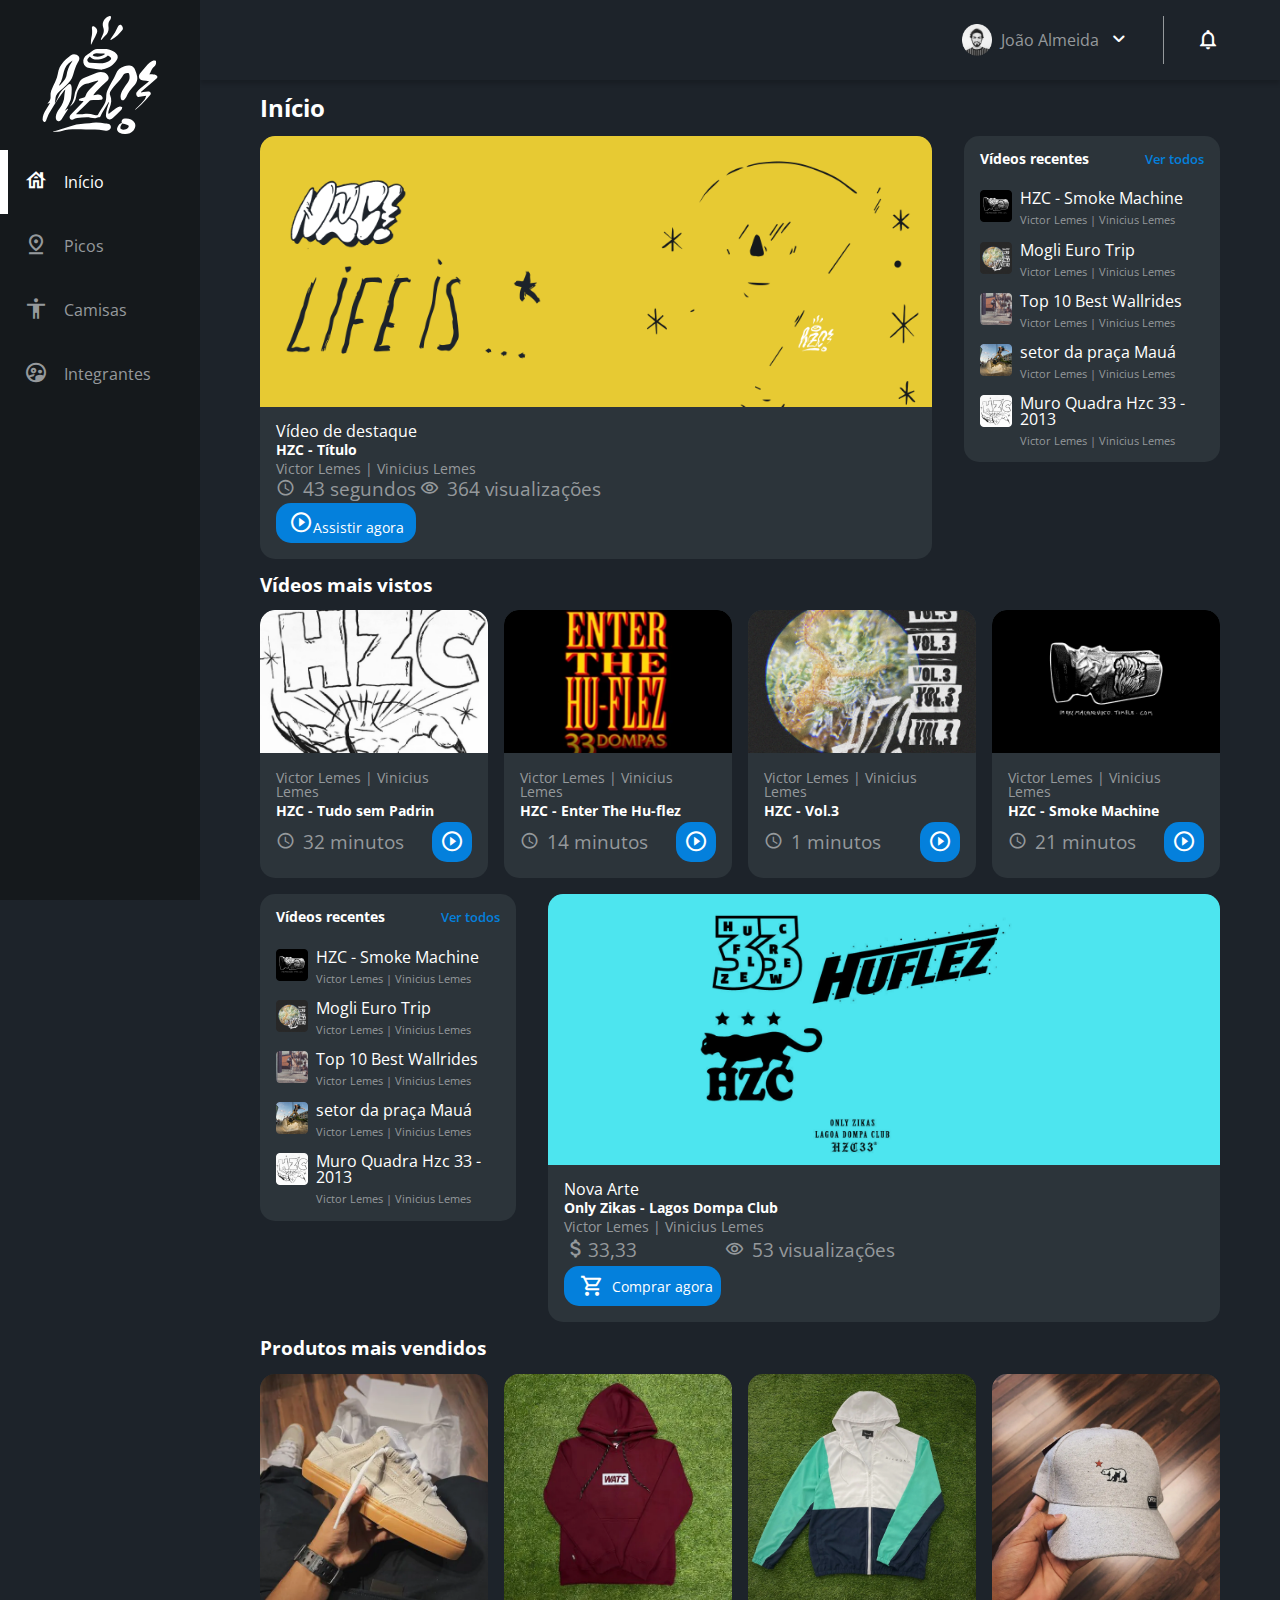
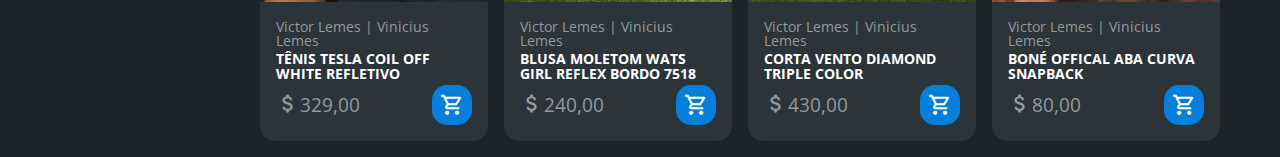
<file: index.html>
<!DOCTYPE html>
<html lang="pt-br">
<head>
    <meta charset="UTF-8">
    <meta http-equiv="X-UA-Compatible" content="IE=edge">
    <meta name="viewport" content="width=device-width, initial-scale=1.0">
    <title>HZC | Home</title>
    <link rel="icon" href="assets/img/logo.ico">
    <link rel="preconnect" href="https://fonts.googleapis.com">
    <link rel="preconnect" href="https://fonts.gstatic.com" crossorigin>
    <link rel="stylesheet" href="https://fonts.googleapis.com/css2?family=Open+Sans:wght@400;600;700&display=swap">
    <link rel="stylesheet" href="assets/css/reset.css">
    <link rel="stylesheet" href="assets/css/estilo.css">
</head>
<body>
    <header class="cabecalho">
        <button class="cabecalho__menu" aria-label="Menu"><i></i></button>
        <img src="assets/img/logo.svg" alt="Logotipo da HZC" class="cabecalho__logo">
        <p class="cabecalho__perfil">João Almeida</p>
        <button class="cabecalho__noficacao" aria-label="Notificação"><i></i></button>
    </header>
    <nav class="menu-lateral menu-lateral--ativo">
        <img src="assets/img/logo.svg" alt="Logotipo da HZC" class="menu-lateral__logo">
        <a href="index.html" class="menu-lateral__link menu-lateral__link--inicio menu-lateral__link--ativo">Início</a>
        <a href="picos.html" class="menu-lateral__link menu-lateral__link--picos ">Picos</a>
        <a href="camisa.html" class="menu-lateral__link menu-lateral__link--camisas">Camisas</a>
        <a href="integrantes.html" class="menu-lateral__link menu-lateral__link--integrantes">Integrantes</a>
    </nav>
    <main class="principal">
        <h2 class="titulo-pagina">Início</h2>
        <article class="cartao cartao--destaque destaque-video">
            <img src="assets/img/banner-mobile_1.png" alt="Banner do cartao" class="cartao__imagem cartao__imagem--mobile">
            <img src="assets/img/banner_1.png" alt="Banner do cartao" class="cartao__imagem cartao__imagem--desktop">
            <div class="cartao__conteudo">
                <p class="cartao__destaque">Vídeo de destaque</p>
                <h3 class="cartao__titulo">HZC - Título</h3>
                <p class="cartao__perfil">Victor Lemes | Vinicius Lemes</p>
                <p class="cartao__info cartao__info--tempo"> 43 segundos</p>
                <p class="cartao__info cartao__info--visualizacao">364 visualizações</p>
                <button class="cartao__botao cartao__botao--destaque"><a href="https://youtu.be/BgrIqD7ETVg"
                class="cartao__botao--play ">Assistir agora</a></button>
            </div>
        </article>
        <article class="cartao cartao--recentes videos-recentes">
            <h3 class="cartao__titulo">Vídeos recentes</h3>
            <a href="https://www.youtube.com/user/HZCRIO" class="cartao__link">Ver todos</a>
            <ul class="cartao__lista">
                <li class="cartao__item">
                    <img src="assets/img/miniatura_1.png" alt="Thumbnail" class="cartao__item-thumbnail">
                    <h4 class="cartao__item-titulo"><a href="https://youtu.be/AHEm8ou7O7c">HZC - Smoke Machine</a></h4>
                    <p class="cartao__item-perfil">Victor Lemes | Vinicius Lemes</p>
                </li>
                <li class="cartao__item">
                    <img src="assets/img/miniatura_2.png" alt="Thumbnail" class="cartao__item-thumbnail">
                    <h4 class="cartao__item-titulo"><a href="https://youtu.be/sS9i17mo9lw">Mogli Euro Trip</a></h4>
                    <p class="cartao__item-perfil">Victor Lemes | Vinicius Lemes</p>
                </li>
                <li class="cartao__item">
                    <img src="assets/img/miniatura_3.png" alt="Thumbnail" class="cartao__item-thumbnail">
                    <h4 class="cartao__item-titulo"><a href="https://youtu.be/ja1O8TUZELg">Top 10 Best Wallrides</a></h4>
                    <p class="cartao__item-perfil">Victor Lemes | Vinicius Lemes</p>
                </li>
                <li class="cartao__item">
                    <img src="assets/img/miniatura_4.png" alt="Thumbnail" class="cartao__item-thumbnail">
                    <h4 class="cartao__item-titulo"><a href="https://youtu.be/pm7dF2_WTR8">setor da praça Mauá</a></h4>
                    <p class="cartao__item-perfil">Victor Lemes | Vinicius Lemes</p>
                </li>
                <li class="cartao__item">
                    <img src="assets/img/miniatura_5.png" alt="Thumbnail" class="cartao__item-thumbnail">
                    <h4 class="cartao__item-titulo"><a href="https://youtu.be/kD5TdZ-M2Yo">Muro Quadra Hzc 33 - 2013</a></h4>
                    <p class="cartao__item-perfil">Victor Lemes | Vinicius Lemes</p>
                </li>
            </ul>
        </article>
        <section class="secao secao-videos">
            <h3 class="titulo-secao">Vídeos mais vistos</h3>
            <article class="cartao">
                <img src="assets/img/video_1.png" alt="Vídeo" class="cartao__imagem">
                <div class="cartao__conteudo">
                    <p class="cartao__perfil">Victor Lemes | Vinicius Lemes</p>
                    <h3 class="cartao__titulo">HZC - Tudo sem Padrin</h3>
                    <p class="cartao__info cartao__info--tempo">32 minutos</p>
                    <button class="cartao__botao " aria-label="Assistir agora">
                        <a href="https://youtu.be/kZD0rc398WM" class="cartao__botao--play"></a>
                    </button>
                </div>
            </article>
            <article class="cartao">
                <img src="assets/img/video_2.png" alt="Vídeo" class="cartao__imagem">
                <div class="cartao__conteudo">
                    <p class="cartao__perfil">Victor Lemes | Vinicius Lemes</p>
                    <h3 class="cartao__titulo">HZC - Enter The Hu-flez</h3>
                    <p class="cartao__info cartao__info--tempo">14 minutos</p>
                    <button class="cartao__botao" aria-label="Assistir agora">
                        <a href="https://youtu.be/H5PZ9P1hoAU" class="cartao__botao--play"></a>
                    </button>
                </div>
            </article>
            <article class="cartao">
                <img src="assets/img/video_3.png" alt="Vídeo" class="cartao__imagem">
                <div class="cartao__conteudo">
                    <p class="cartao__perfil">Victor Lemes | Vinicius Lemes</p>
                    <h3 class="cartao__titulo">HZC - Vol.3</h3>
                    <p class="cartao__info cartao__info--tempo">1 minutos</p>
                    <button class="cartao__botao" aria-label="Assistir agora">
                        <a href="https://youtu.be/esxd9-TmjoM" class="cartao__botao--play"></a>
                    </button>
                </div>
            </article>
            <article class="cartao">
                <img src="assets/img/video_4.png" alt="Vídeo" class="cartao__imagem">
                <div class="cartao__conteudo">
                    <p class="cartao__perfil">Victor Lemes | Vinicius Lemes</p>
                    <h3 class="cartao__titulo">HZC - Smoke Machine</h3>
                    <p class="cartao__info cartao__info--tempo">21 minutos</p>
                    <button class="cartao__botao" aria-label="Assistir agora">
                        <a href="https://youtu.be/AHEm8ou7O7c" class=" cartao__botao--play"></a>
                    </button>
                </div>
            </article>
        </section>
        <article class="cartao cartao--recentes produtos-recentes">
            <h3 class="cartao__titulo">Vídeos recentes</h3>
            <a href="https://www.youtube.com/user/HZCRIO" class="cartao__link">Ver todos</a>
            <ul class="cartao__lista">
                <li class="cartao__item">
                    <img src="assets/img/miniatura_1.png" alt="Thumbnail" class="cartao__item-thumbnail">
                    <h4 class="cartao__item-titulo"><a href="https://youtu.be/AHEm8ou7O7c">HZC - Smoke Machine</a></h4>
                    <p class="cartao__item-perfil">Victor Lemes | Vinicius Lemes</p>
                </li>
                <li class="cartao__item">
                    <img src="assets/img/miniatura_2.png" alt="Thumbnail" class="cartao__item-thumbnail">
                    <h4 class="cartao__item-titulo"><a href="https://youtu.be/sS9i17mo9lw">Mogli Euro Trip</a></h4>
                    <p class="cartao__item-perfil">Victor Lemes | Vinicius Lemes</p>
                </li>
                <li class="cartao__item">
                    <img src="assets/img/miniatura_3.png" alt="Thumbnail" class="cartao__item-thumbnail">
                    <h4 class="cartao__item-titulo"><a href="https://youtu.be/ja1O8TUZELg">Top 10 Best Wallrides</a></h4>
                    <p class="cartao__item-perfil">Victor Lemes | Vinicius Lemes</p>
                </li>
                <li class="cartao__item">
                    <img src="assets/img/miniatura_4.png" alt="Thumbnail" class="cartao__item-thumbnail">
                    <h4 class="cartao__item-titulo"><a href="https://youtu.be/pm7dF2_WTR8">setor da praça Mauá</a></h4>
                    <p class="cartao__item-perfil">Victor Lemes | Vinicius Lemes</p>
                </li>
                <li class="cartao__item">
                    <img src="assets/img/miniatura_5.png" alt="Thumbnail" class="cartao__item-thumbnail">
                    <h4 class="cartao__item-titulo"><a href="https://youtu.be/kD5TdZ-M2Yo">Muro Quadra Hzc 33 - 2013</a></h4>
                    <p class="cartao__item-perfil">Victor Lemes | Vinicius Lemes</p>
                </li>
            </ul>
        </article>
        <article class="cartao cartao--destaque destaque-produtos">
            <img src="assets/img/banner-mobile_2.png" alt="Banner do cartao" class="cartao__imagem cartao__imagem--mobile">
            <img src="assets/img/banner_2.png" alt="Banner do cartao" class="cartao__imagem cartao__imagem--desktop">
            <div class="cartao__conteudo">
                <p class="cartao__destaque">Nova Arte</p>
                <h3 class="cartao__titulo">Only Zikas - Lagos Dompa Club</h3>
                <p class="cartao__perfil">Victor Lemes | Vinicius Lemes</p>
                <p class="cartao__info cartao__info--dinheiro">33,33</p>
                <p class="cartao__info cartao__info--visualizacao">53 visualizações</p>
                <button class="cartao__botao cartao__botao--carrinho cartao__botao--destaque"> Comprar agora</button>
            </div>
        </article>
        <section class="secao secao-produtos">
            <h3 class="titulo-secao">Produtos mais vendidos</h3>
            <article class="cartao">
                <img src="assets/img-produtos-pag-inicial/tenis_tesla_coil_off_white_reflect_4497_1_868b9e19b9536677ad1079b774d2eb19.webp" alt="Produto" class="cartao__imagem">
                <div class="cartao__conteudo">
                    <p class="cartao__perfil">Victor Lemes | Vinicius Lemes</p>
                    <h3 class="cartao__titulo">
                        <a href="https://www.lokalskate.com.br/tenis/tesla/tenis-tesla-coil-off-white-reflect?variant_id=16877">
                            TÊNIS TESLA COIL OFF WHITE REFLETIVO
                        </a>
                    </h3>
                    <p class="cartao__info cartao__info--dinheiro">329,00</p>
                    <button class="cartao__botao" aria-label="Comprar agora">
                        <a href="https://www.lokalskate.com.br/tenis/tesla/tenis-tesla-coil-off-white-reflect?variant_id=16877" class="cartao__botao--carrinho">
                        </a>
                    </button>
                </div>
            </article>
            <article class="cartao">
                <img src="assets/img-produtos-pag-inicial/blusa_moletom_wats_girl_reflex_bordo_7518_4977_1_1e69b61b0b6681e0342074a1fdbc6dd5.webp" alt="Produto" class="cartao__imagem">
                <div class="cartao__conteudo">
                    <p class="cartao__perfil">Victor Lemes | Vinicius Lemes</p>
                    <h3 class="cartao__titulo">
                        <a href="https://www.lokalskate.com.br/blusas/femininas/blusa-moletom-wats-girl-reflex-bordo-7518">
                            BLUSA MOLETOM WATS GIRL REFLEX BORDO 7518
                        </a>
                    </h3>
                    <p class="cartao__info cartao__info--dinheiro">240,00</p>
                    <button class="cartao__botao" aria-label="Comprar agora">
                        <a href="https://www.lokalskate.com.br/blusas/femininas/blusa-moletom-wats-girl-reflex-bordo-7518" class=" cartao__botao--carrinho">
                        </a>
                    </button>
                </div>
            </article>
            <article class="cartao">
                <img src="assets/img-produtos-pag-inicial/jaqueta_corta_vento_diamond_triple_color_i21dih07_3118_1_a9643e1a5cd7fb6c1589946294ae92e6.webp" alt="Produto" class="cartao__imagem">
                <div class="cartao__conteudo">
                    <p class="cartao__perfil">Victor Lemes | Vinicius Lemes</p>
                    <h3 class="cartao__titulo">
                        <a href="https://www.lokalskate.com.br/blusas/corta-vento/jaqueta-corta-vento-diamond-triple-color-i21dih07"> 
                            CORTA VENTO DIAMOND TRIPLE COLOR
                        </a>
                    </h3>
                    <p class="cartao__info cartao__info--dinheiro">430,00</p>
                    <button class="cartao__botao" aria-label="Comprar agora">
                        <a href="https://www.lokalskate.com.br/blusas/corta-vento/jaqueta-corta-vento-diamond-triple-color-i21dih07" class="cartao__botao--carrinho">
                        </a>
                    </button>
                </div>
            </article>
            <article class="cartao">
                <img src="assets/img-produtos-pag-inicial/offical_aba_curva_snapback_41_1_20190517122044.webp" alt="Produto" class="cartao__imagem">
                <div class="cartao__conteudo">
                    <p class="cartao__perfil">Victor Lemes | Vinicius Lemes</p>
                    <h3 class="cartao__titulo">
                        <a href="https://www.lokalskate.com.br/acessorios/bones/official/offical-aba-curva-snapback">
                            BONÉ OFFICAL ABA CURVA SNAPBACK
                        </a>
                    </h3>
                    <p class="cartao__info cartao__info--dinheiro">80,00</p>
                    <button class="cartao__botao" aria-label="Comprar agora">
                        <a href="https://www.lokalskate.com.br/acessorios/bones/official/offical-aba-curva-snapback" class=" cartao__botao--carrinho">
                        </a>
                    </button>
                </div>
            </article>
        </section>
    </main>
    <script src="index.js"></script>
</body>
</html>
</file>
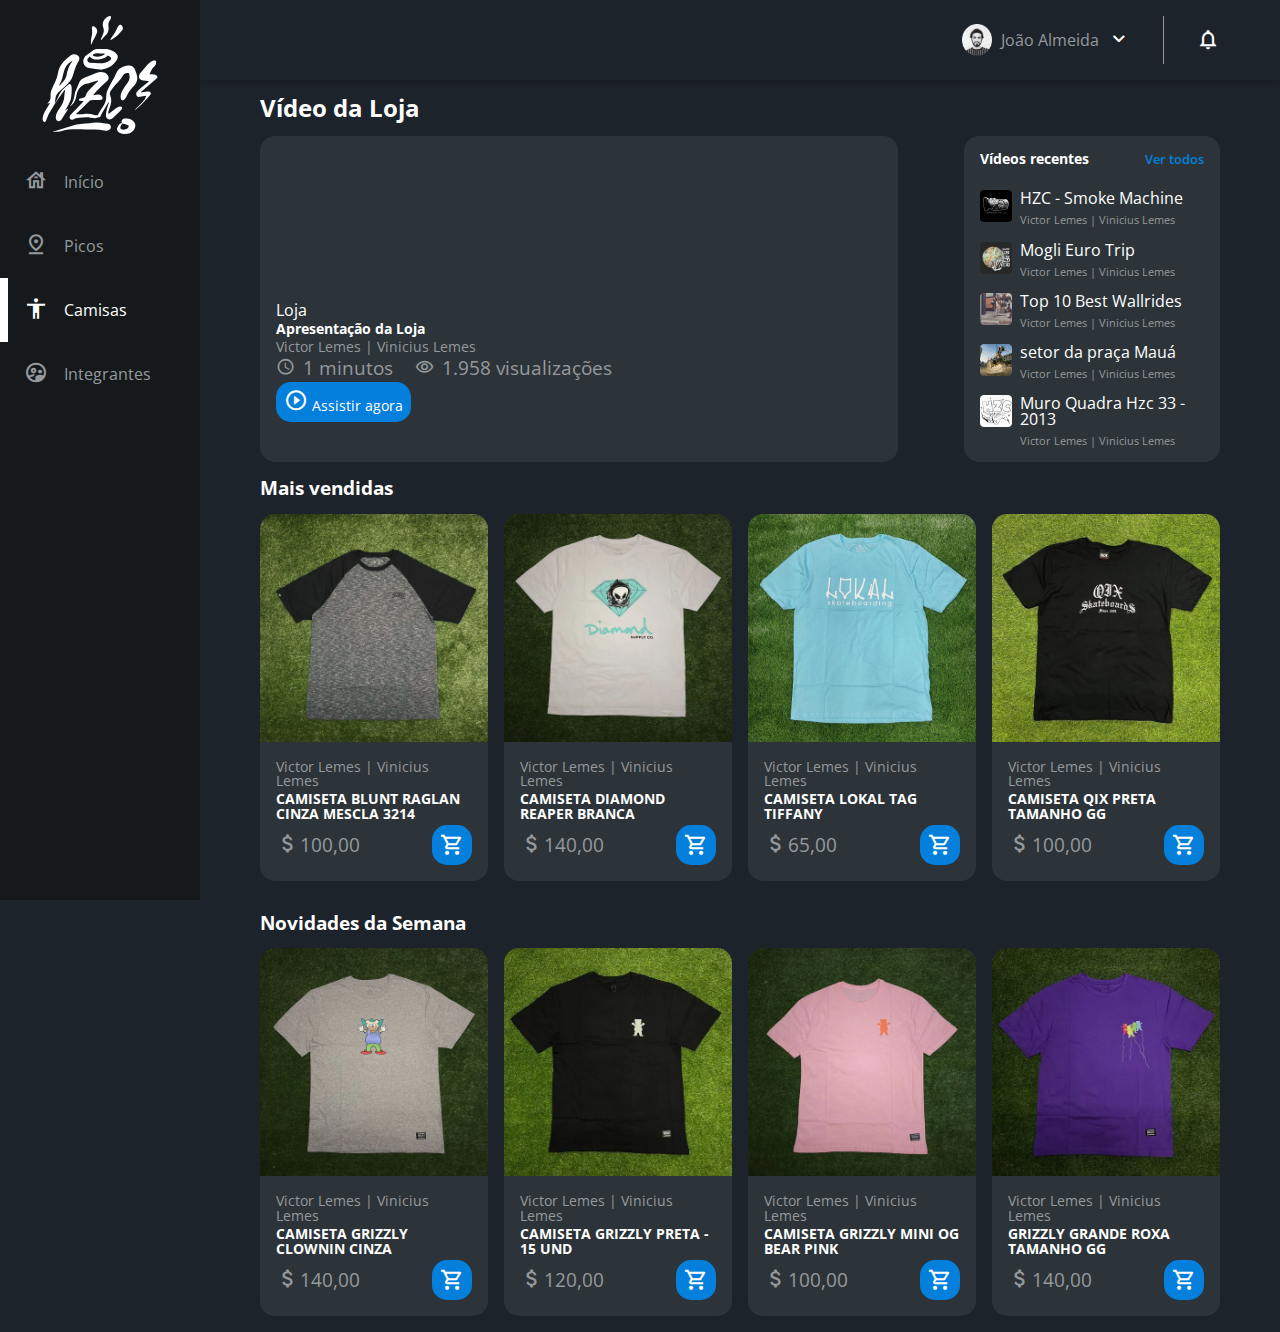
<file: camisa.html>
<!DOCTYPE html>
<html lang="pt-br">
<head>
    <meta charset="UTF-8">
    <meta http-equiv="X-UA-Compatible" content="IE=edge">
    <meta name="viewport" content="width=device-width, initial-scale=1.0">
    <title>HZC | Camisas</title>
    <link rel="icon" href="assets/img/logo.ico">
    <link rel="preconnect" href="https://fonts.googleapis.com">
    <link rel="preconnect" href="https://fonts.gstatic.com" crossorigin>
    <link rel="stylesheet" href="https://fonts.googleapis.com/css2?family=Open+Sans:wght@400;600;700&display=swap">
    <link rel="stylesheet" href="assets/css/reset.css">
    <link rel="stylesheet" href="assets/css/estilo.css">
</head>
<body>  
    <header class="cabecalho">
        <button class="cabecalho__menu" aria-label="Menu"><i></i></button>
        <img src="assets/img/logo.svg" alt="Logotipo da HZC" class="cabecalho__logo">
        <p class="cabecalho__perfil">João Almeida</p>
        <button class="cabecalho__noficacao" aria-label="Notificação"><i></i></button>
    </header>
    <nav class="menu-lateral menu-lateral--ativo">
        <img src="assets/img/logo.svg" alt="Logotipo da HZC" class="menu-lateral__logo">
        <a href="index.html" class="menu-lateral__link menu-lateral__link--inicio">Início</a>
        <a href="picos.html" class="menu-lateral__link menu-lateral__link--picos ">Picos</a>
        <a href="camisa.html" class="menu-lateral__link menu-lateral__link--camisas menu-lateral__link--ativo">Camisas</a>
        <a href="integrantes.html" class="menu-lateral__link menu-lateral__link--integrantes">Integrantes</a>
    </nav>
    <main class="principal">
        <h2 class="titulo-pagina">Vídeo da Loja</h2>
        <article class="cartao cartao--destaque destaque-video cartao--destaque_video">
            <iframe width="560" height="315" src="https://www.youtube.com/embed/WfgTC69ZFwA" title="YouTube video player" frameborder="0" 
            allow="accelerometer; autoplay; clipboard-write; encrypted-media; gyroscope; picture-in-picture"
            allowfullscreen alt="Banner do cartao" class="cartao__imagem cartao__imagem--mobile cartao__video-camisa--mobile"></iframe>

            <iframe width="560" height="315" src="https://www.youtube.com/embed/WfgTC69ZFwA" title="YouTube video player" frameborder="0"
            allow="accelerometer; autoplay; clipboard-write; encrypted-media; gyroscope; picture-in-picture" 
            allowfullscreen  alt="Banner do cartao" class="cartao__imagem cartao__imagem--desktop cartao__video-camisa--desktop"></iframe> 
            <div class="cartao__conteudo">
                <p class="cartao__destaque">Loja</p>
                <h3 class="cartao__titulo">Apresentação da Loja</h3>
                <p class="cartao__perfil">Victor Lemes | Vinicius Lemes</p>
                <p class="cartao__info cartao__info--tempo">1 minutos</p>
                <p class="cartao__info cartao__info--visualizacao">1.958 visualizações</p>
                <button class="cartao__botao  cartao__botao--destaque">
                <a href="https://youtu.be/WfgTC69ZFwA" class="cartao__botao--play"> Assistir agora
                </a> 
                </button>
            </div>
        </article>
        <article class="cartao cartao--recentes videos-recentes">
            <h3 class="cartao__titulo">Vídeos recentes</h3>
            <a href="https://www.youtube.com/user/HZCRIO" class="cartao__link">Ver todos</a>
            <ul class="cartao__lista">
                <li class="cartao__item">
                    <img src="assets/img/miniatura_1.png" alt="Thumbnail" class="cartao__item-thumbnail">
                    <h4 class="cartao__item-titulo"><a href="https://youtu.be/AHEm8ou7O7c">HZC - Smoke Machine</a></h4>
                    <p class="cartao__item-perfil">Victor Lemes | Vinicius Lemes</p>
                </li>
                <li class="cartao__item">
                    <img src="assets/img/miniatura_2.png" alt="Thumbnail" class="cartao__item-thumbnail">
                    <h4 class="cartao__item-titulo"><a href="https://youtu.be/sS9i17mo9lw">Mogli Euro Trip</a></h4>
                    <p class="cartao__item-perfil">Victor Lemes | Vinicius Lemes</p>
                </li>
                <li class="cartao__item">
                    <img src="assets/img/miniatura_3.png" alt="Thumbnail" class="cartao__item-thumbnail">
                    <h4 class="cartao__item-titulo"><a href="https://youtu.be/ja1O8TUZELg">Top 10 Best Wallrides</a></h4>
                    <p class="cartao__item-perfil">Victor Lemes | Vinicius Lemes</p>
                </li>
                <li class="cartao__item">
                    <img src="assets/img/miniatura_4.png" alt="Thumbnail" class="cartao__item-thumbnail">
                    <h4 class="cartao__item-titulo"><a href="https://youtu.be/pm7dF2_WTR8">setor da praça Mauá</a></h4>
                    <p class="cartao__item-perfil">Victor Lemes | Vinicius Lemes</p>
                </li>
                <li class="cartao__item">
                    <img src="assets/img/miniatura_5.png" alt="Thumbnail" class="cartao__item-thumbnail">
                    <h4 class="cartao__item-titulo"><a href="https://youtu.be/kD5TdZ-M2Yo">Muro Quadra Hzc 33 - 2013</a></h4>
                    <p class="cartao__item-perfil">Victor Lemes | Vinicius Lemes</p>
                </li>
            </ul>
        </article>
        <section class="secao secao-videos">
            <h3 class="titulo-secao">Mais vendidas</h3>
            <article class="cartao">
                <img src="assets/img-camisas/camiseta_blunt_raglan_cinza_mescla_3214_3757_1_717c092b8fbebc2f1cc6382b0b58ffd6.webp" alt="Vídeo" class="cartao__imagem">
                <div class="cartao__conteudo">
                    <p class="cartao__perfil">Victor Lemes | Vinicius Lemes</p>
                    <h3 class="cartao__titulo"><a href="https://www.lokalskate.com.br/camisetas/blunt/camiseta-blunt-raglan-cinza-mescla-3214">
                    CAMISETA BLUNT RAGLAN CINZA MESCLA 3214</a></h3>
                    <p class="cartao__info cartao__info--dinheiro">100,00</p>
                    <button class="cartao__botao" aria-label="Comprar agora">
                        <a href="https://www.lokalskate.com.br/camisetas/blunt/camiseta-blunt-raglan-cinza-mescla-3214" class="cartao__botao--carrinho" ></a>
                    </button>
                </div>
            </article>
            <article class="cartao">
                <img src="assets/img-camisas/camiseta_diamond_raper_sign_white_3823_1_edfbe1ca0bc6bfc2a22c92c315faf2d0.webp" alt="Vídeo" class="cartao__imagem">
                <div class="cartao__conteudo">
                    <p class="cartao__perfil">Victor Lemes | Vinicius Lemes</p>
                    <h3 class="cartao__titulo"><a href="https://www.lokalskate.com.br/camisetas/diamond/camiseta-diamond-raper-sign-white?variant_id=14455">
                        CAMISETA DIAMOND REAPER BRANCA
                    </a>
                    </h3>
                    <p class="cartao__info cartao__info--dinheiro">140,00</p>
                    <button class="cartao__botao" aria-label="Comprar agora">
                        <a href="https://www.lokalskate.com.br/camisetas/diamond/camiseta-diamond-raper-sign-white?variant_id=14455" class="cartao__botao--carrinho">
                        </a>
                    </button>
                </div>
            </article>
            <article class="cartao">
                <img src="assets/img-camisas/camiseta_lokal_tag_tiffany_2544_1_20201123144522.webp" alt="Vídeo" class="cartao__imagem">
                <div class="cartao__conteudo">
                    <p class="cartao__perfil">Victor Lemes | Vinicius Lemes</p>
                    <h3 class="cartao__titulo">
                        <a href="https://www.lokalskate.com.br/camisetas/banks/camiseta-lokal-tag-tiffany">
                            CAMISETA LOKAL TAG TIFFANY</a>
                    </h3>
                    <p class="cartao__info cartao__info--dinheiro"> 65,00</p>
                    <button class="cartao__botao" aria-label="Comprar agora">
                        <a href="https://www.lokalskate.com.br/camisetas/banks/camiseta-lokal-tag-tiffany" 
                        class="cartao__botao--carrinho"></a>
                    </button>
                </div>
            </article>
            <article class="cartao">
                <img src="assets/img-camisas/camiseta_qix_preta_1215_5567_1_265fba490a2d3008710f1d03088a4364.webp"  alt="Vídeo" class="cartao__imagem">
                <div class="cartao__conteudo">
                    <p class="cartao__perfil">Victor Lemes | Vinicius Lemes</p>
                    <h3 class="cartao__titulo">
                        <a href="https://www.lokalskate.com.br/camisetas/qix/camiseta-qix-preta-1215">
                            CAMISETA QIX PRETA TAMANHO GG</a></h3>
                    <p class="cartao__info cartao__info--dinheiro">100,00</p>
                    <button class="cartao__botao" aria-label="Comprar agora">
                        <a href="https://www.lokalskate.com.br/camisetas/qix/camiseta-qix-preta-1215" class="cartao__botao--carrinho">
                        </a>
                    </button>
                </div>
            </article>

        </section>
        <section class="secao secao-produtos">
            <h3 class="titulo-secao">Novidades da Semana</h3>
            <article class="cartao">
                <img src="assets/img-camisas/camiseta_grizzly_clownin_cinza_3711_1_fdfba397d9646d65e71ce3805288777d.webp" alt="Produto" class="cartao__imagem">
                <div class="cartao__conteudo">
                    <p class="cartao__perfil">Victor Lemes | Vinicius Lemes</p>
                    <h3 class="cartao__titulo">
                        <a href="https://www.lokalskate.com.br/camisetas/grizzly/camiseta-grizzly-clownin-cinza">
                            CAMISETA GRIZZLY CLOWNIN CINZA</a></h3>
                    <p class="cartao__info cartao__info--dinheiro">140,00</p>
                    <button class="cartao__botao" aria-label="Comprar agora">
                        <a href="https://www.lokalskate.com.br/camisetas/grizzly/camiseta-grizzly-clownin-cinza" class="cartao__botao--carrinho">
                            </a>
                    </button>
                </div>
            </article>
            <article class="cartao">
                <img src="assets/img-camisas/camiseta_grizzly_mini_og_bear_black_rc04_4303_1_9d426fd8b5b543db9ceade0d11321104.webp" alt="Produto" class="cartao__imagem">
                <div class="cartao__conteudo">
                    <p class="cartao__perfil">Victor Lemes | Vinicius Lemes</p>
                    <h3 class="cartao__titulo">
                        <a href="https://www.lokalskate.com.br/camisetas/grizzly/camiseta-grizzly-mini-og-bear-black-rc04">
                            CAMISETA GRIZZLY PRETA - 15 UND
                        </a>
                    </h3>
                    <p class="cartao__info cartao__info--dinheiro">120,00</p>
                    <button class="cartao__botao" aria-label="Comprar agora"> 
                        <a href="https://www.lokalskate.com.br/camisetas/grizzly/camiseta-grizzly-mini-og-bear-black-rc04" class="cartao__botao--carrinho">
                        </a>
                    </button>
                </div>
            </article>
            <article class="cartao">
                <img src="assets/img-camisas/camiseta_grizzly_mini_og_bear_pink_3617_1_606d8bbc869ee0231ab1786fa5069d6a.webp" alt="Produto" class="cartao__imagem">
                <div class="cartao__conteudo">
                    <p class="cartao__perfil">Victor Lemes | Vinicius Lemes</p>
                    <h3 class="cartao__titulo">
                        <a href="https://www.lokalskate.com.br/camisetas/grizzly/camiseta-grizzly-mini-og-bear-pink">
                            CAMISETA GRIZZLY MINI OG BEAR PINK
                        </a>
                    </h3>
                    <p class="cartao__info cartao__info--dinheiro">100,00</p>
                    <button class="cartao__botao" aria-label="Comprar agora">
                        <a href="https://www.lokalskate.com.br/camisetas/grizzly/camiseta-grizzly-mini-og-bear-pink" class=" cartao__botao--carrinho">
                        </a>
                    </button>
                </div>
            </article>
            <article class="cartao">
                <img src="assets/img-camisas/camiseta_grizzly_og_balloon_purple_1p08_4435_1_88d02f6af01ef352c798b0f69e133be8.webp" alt="Produto" class="cartao__imagem">
                <div class="cartao__conteudo">
                    <p class="cartao__perfil">Victor Lemes | Vinicius Lemes</p>
                    <h3 class="cartao__titulo">
                        <a href="https://www.lokalskate.com.br/camisetas/grizzly/camiseta-grizzly-og-balloon-purple-1p08?variant_id=16559">
                            GRIZZLY GRANDE ROXA TAMANHO GG
                        </a>
                    </h3>
                    <p class="cartao__info cartao__info--dinheiro">140,00</p>
                    <button class="cartao__botao" aria-label="Comprar agora">
                        <a href="https://www.lokalskate.com.br/camisetas/grizzly/camiseta-grizzly-og-balloon-purple-1p08?variant_id=16559" class="cartao__botao--carrinho">
                        </a>
                    </button>
                </div>
            </article>
        </section>
        
    </main>
    <script src="index.js"></script>
</body>
</html>
</file>
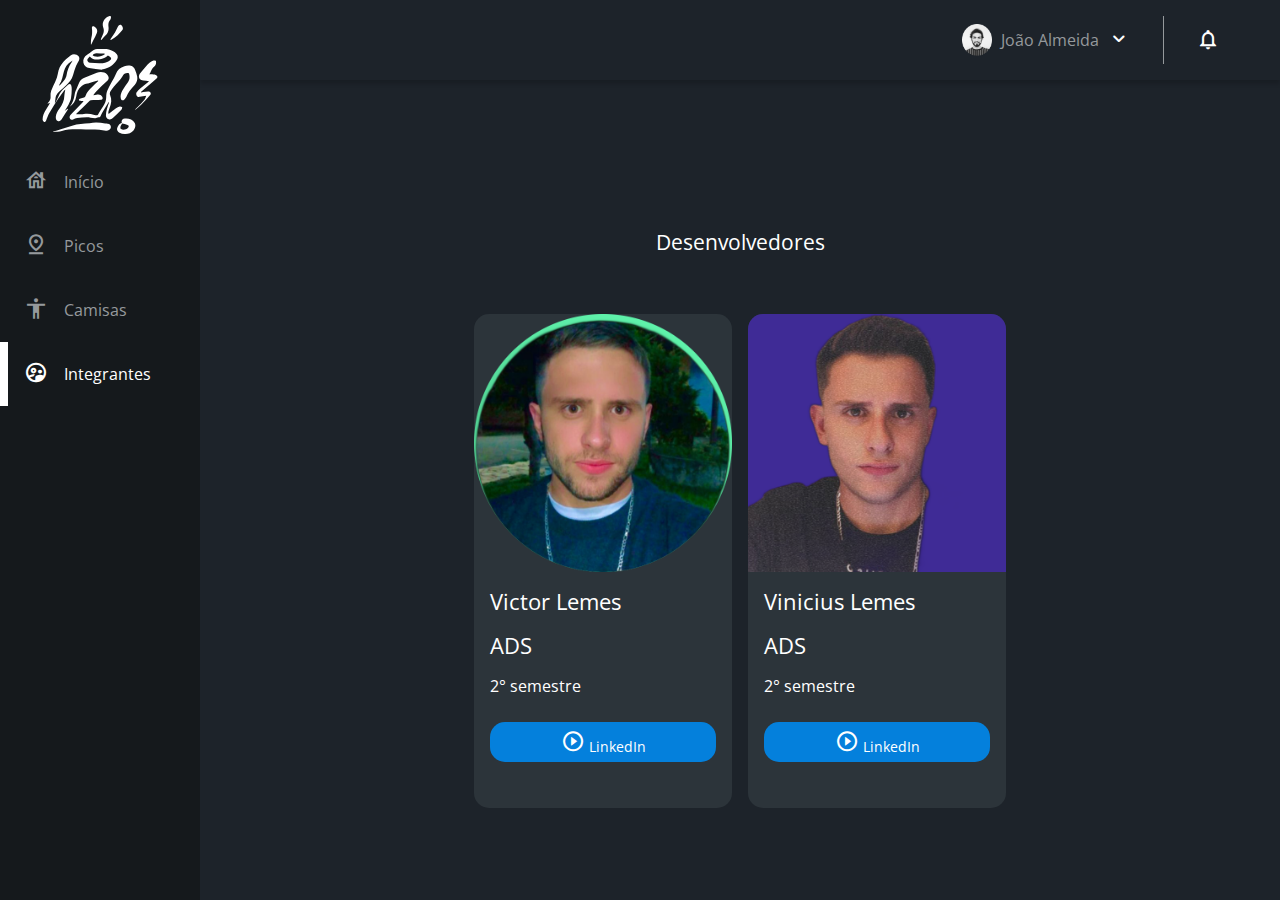
<file: integrantes.html>
<!DOCTYPE html>
<html lang="pt-br">
<head>
    <meta charset="UTF-8">
    <meta http-equiv="X-UA-Compatible" content="IE=edge">
    <meta name="viewport" content="width=device-width, initial-scale=1.0">
    <title> HZC | Integrantes</title>
    <link rel="icon" href="assets/img/logo.ico">
    <link rel="preconnect" href="https://fonts.googleapis.com">
    <link rel="preconnect" href="https://fonts.gstatic.com" crossorigin>
    <link rel="stylesheet" href="https://fonts.googleapis.com/css2?family=Open+Sans:wght@400;600;700&display=swap">
    <link rel="stylesheet" href="assets/css/reset.css">
    <link rel="stylesheet" href="assets/css/estilo.css">
    <link rel="stylesheet" href="assets/css/integrantes.css">
</head>
<body>
    <header class="cabecalho">
        <button class="cabecalho__menu" aria-label="Menu"><i></i></button>
        <img src="assets/img/logo.svg" alt="Logotipo da HZC" class="cabecalho__logo">
        <p class="cabecalho__perfil">João Almeida</p>
        <button class="cabecalho__noficacao" aria-label="Notificação"><i></i></button>
    </header>
    <nav class="menu-lateral menu-lateral--ativo">
        <img src="assets/img/logo.svg" alt="Logotipo da HZC" class="menu-lateral__logo">
        <a href="index.html" class="menu-lateral__link menu-lateral__link--inicio ">Início</a>
        <a href="picos.html" class="menu-lateral__link menu-lateral__link--picos">Picos</a>
        <a href="camisa.html" class="menu-lateral__link menu-lateral__link--camisas">Camisas</a>
        <a href="integrantes.html" class="menu-lateral__link menu-lateral__link--integrantes menu-lateral__link--ativo">Integrantes</a>
    </nav>
    <section class="secao secao-perfil">
        <h3 class="titulo__perfil">Desenvolvedores</h3>
        <article class="cartao__desenvolvedor cartao_victor cartao-mobile">
            <img src="assets/img-integrantes/1f11e5d6-c851-4902-9d89-83b73706da42.png" alt="Desenvolvedor" class="cartao__imagem-desenvolvedor">
            <div class="cartao__desevolvedor-conteudo">
                <p class="cartao_nome">Victor Lemes</p>
                <h3 class="cartao_curso">ADS</h3>
                <p class="cartao__semestre">2° semestre</p>
                <button class="cartao__botao cartao__botao--destaque" aria-label="LinkedIn Victor">
                    <a href="https://www.linkedin.com/in/victor-lemes-6a064a23a/" class="cartao__botao--play">
                        LinkedIn
                    </a>
                </button>
            </div>
        </article>

        <article class="cartao__desenvolvedor  cartao_vinicius cartao-mobile">
            <img src="assets/img-integrantes/vinicius.png" alt="Desenvolvedor" class="cartao__imagem-desenvolvedor">
            <div class="cartao__desevolvedor-conteudo">
                <p class="cartao_nome">Vinicius Lemes</p>
                <h3 class="cartao_curso">ADS</h3>
                <p class="cartao__semestre">2° semestre</p>
                <button class="cartao__botao cartao__botao--destaque" aria-label="LinkedIn Vinicius">
                <a class="cartao__botao--play" href="https://www.linkedin.com/in/vinicius-lemes-7b8421230/"> 
                    LinkedIn 
                </a></button>
            </div>
        
    <script src="index.js"></script>
</body>
</html>
</file>
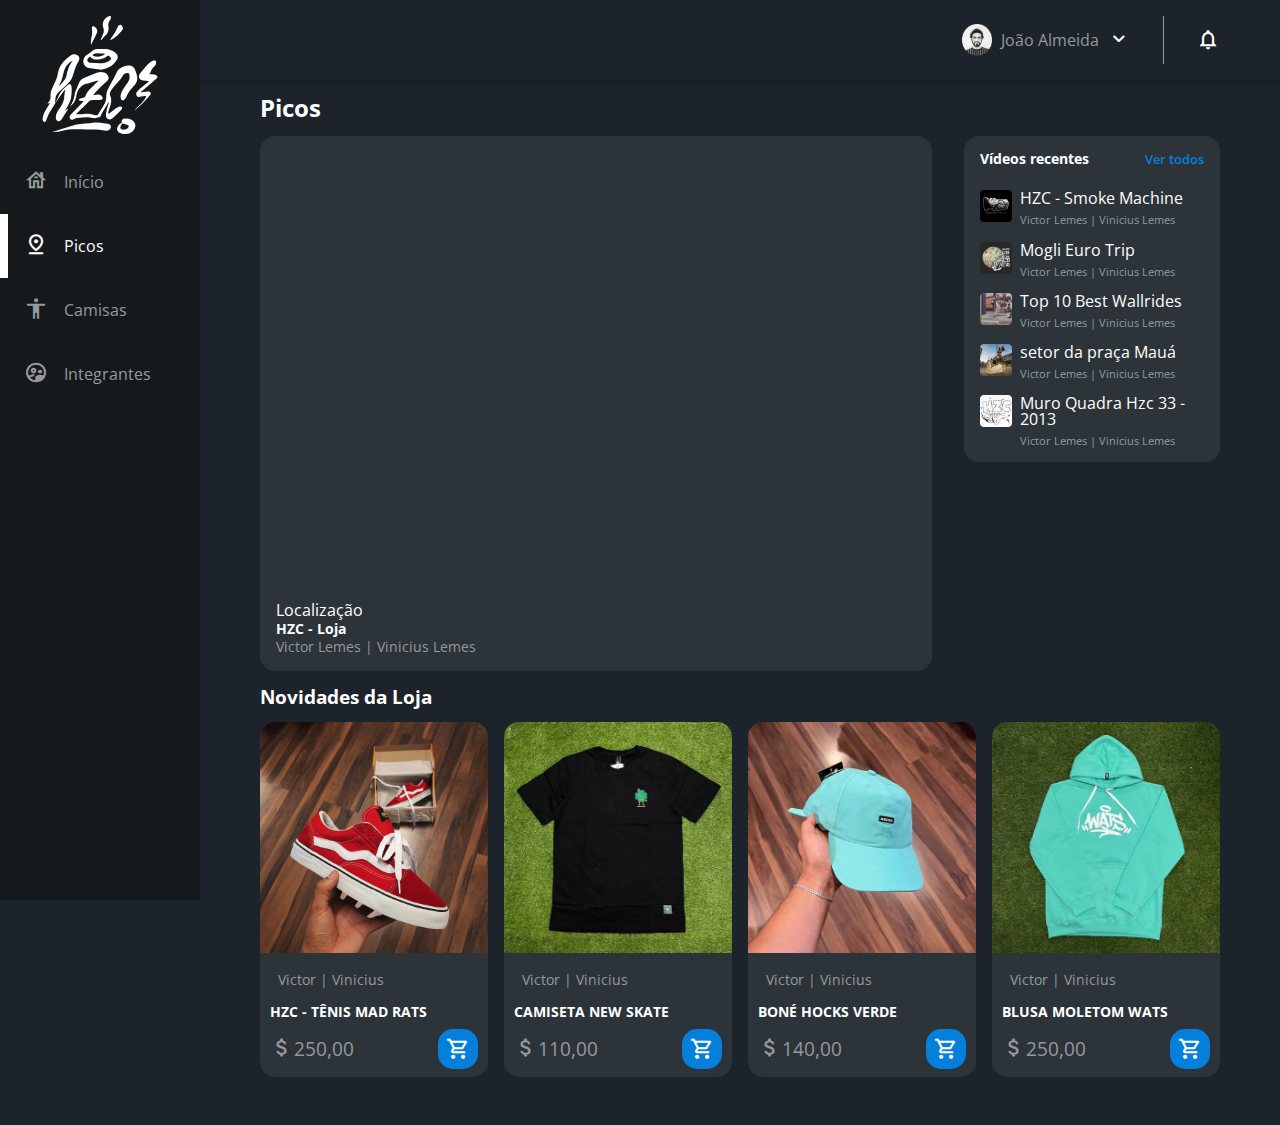
<file: picos.html>
<!DOCTYPE html>
<html lang="pt-br">
<head>
    <meta charset="UTF-8">
    <meta http-equiv="X-UA-Compatible" content="IE=edge">
    <meta name="viewport" content="width=device-width, initial-scale=1.0">
    <title>HZC | Picos</title>
    <link rel="icon" href="assets/img/logo.ico">
    <link rel="preconnect" href="https://fonts.googleapis.com">
    <link rel="preconnect" href="https://fonts.gstatic.com" crossorigin>
    <link rel="stylesheet" href="https://fonts.googleapis.com/css2?family=Open+Sans:wght@400;600;700&display=swap">
    <link rel="stylesheet" href="assets/css/reset.css">
    <link rel="stylesheet" href="assets/css/estilo.css">
</head>
<body>
    <header class="cabecalho">
        <button class="cabecalho__menu" aria-label="Menu"><i></i></button>
        <img src="assets/img/logo.svg" alt="Logotipo da HZC" class="cabecalho__logo">
        <p class="cabecalho__perfil">João Almeida</p>
        <button class="cabecalho__noficacao" aria-label="Notificação"><i></i></button>
    </header>
    <nav class="menu-lateral menu-lateral--ativo">
        <img src="assets/img/logo.svg" alt="Logotipo da HZC" class="menu-lateral__logo">
        <a href="index.html" class="menu-lateral__link menu-lateral__link--inicio ">Início</a>
        <a href="picos.html" class="menu-lateral__link  menu-lateral__link--ativo menu-lateral__link--picos">Picos</a>
        <a href="camisa.html" class="menu-lateral__link menu-lateral__link--camisas">Camisas</a>
        <a href="integrantes.html" class="menu-lateral__link menu-lateral__link--integrantes">Integrantes</a>
    </nav>
    <main class="principal">
        <h2 class="titulo-pagina">Picos</h2>
        <article class="cartao cartao--destaque destaque-video">
            <iframe src="https://www.google.com/maps/embed?pb=!1m18!1m12!1m3!1d3645.7637001738613!2d-46.3343837491303!3d-23.968794682573836!2m3!1f0!2f0!3f0!3m2!1i1024!2i768!4f13.1!3m3!1m2!1s0x94ce0304e835c541%3A0x4ecd28509f38ab!2sVia%20Skate%20Shop!5e0!3m2!1spt-BR!2sbr!4v1666164177048!5m2!1spt-BR!2sbr"
             width="100%" height="450" style="border:0;" allowfullscreen="" loading="lazy" 
             referrerpolicy="no-referrer-when-downgrade" alt="Banner do cartao" 
             class="cartao__imagem cartao__imagem--mobile"></iframe> 
            
             <iframe src="https://www.google.com/maps/embed?pb=!1m18!1m12!1m3!1d3645.7637001738613!2d-46.3343837491303!3d-23.968794682573836!2m3!1f0!2f0!3f0!3m2!1i1024!2i768!4f13.1!3m3!1m2!1s0x94ce0304e835c541%3A0x4ecd28509f38ab!2sVia%20Skate%20Shop!5e0!3m2!1spt-BR!2sbr!4v1666164177048!5m2!1spt-BR!2sbr"
             width="100%" height="450" style="border:0;" allowfullscreen="" loading="lazy" 
             referrerpolicy="no-referrer-when-downgrade"
             alt="Banner do cartao" class="cartao__imagem cartao__imagem--desktop"></iframe>
             
            <div class="cartao__conteudo">
                <p class="cartao__destaque">Localização</p>
                <h3 class="cartao__titulo">HZC - Loja</h3>
                <p class="cartao__perfil">Victor Lemes | Vinicius Lemes</p>
            </div>
        </article>
        <article class="cartao cartao--recentes videos-recentes">
            <h3 class="cartao__titulo">Vídeos recentes</h3>
            <a href="https://www.youtube.com/user/HZCRIO" class="cartao__link">Ver todos</a>
            <ul class="cartao__lista">
                <li class="cartao__item">
                    <img src="assets/img/miniatura_1.png" alt="Thumbnail" class="cartao__item-thumbnail">
                    <h4 class="cartao__item-titulo"><a href="https://youtu.be/AHEm8ou7O7c">HZC - Smoke Machine</a></h4>
                    <p class="cartao__item-perfil">Victor Lemes | Vinicius Lemes</p>
                </li>
                <li class="cartao__item">
                    <img src="assets/img/miniatura_2.png" alt="Thumbnail" class="cartao__item-thumbnail">
                    <h4 class="cartao__item-titulo"><a href="https://youtu.be/sS9i17mo9lw">Mogli Euro Trip</a></h4>
                    <p class="cartao__item-perfil">Victor Lemes | Vinicius Lemes</p>
                </li>
                <li class="cartao__item">
                    <img src="assets/img/miniatura_3.png" alt="Thumbnail" class="cartao__item-thumbnail">
                    <h4 class="cartao__item-titulo"><a href="https://youtu.be/ja1O8TUZELg">Top 10 Best Wallrides</a></h4>
                    <p class="cartao__item-perfil">Victor Lemes | Vinicius Lemes</p>
                </li>
                <li class="cartao__item">
                    <img src="assets/img/miniatura_4.png" alt="Thumbnail" class="cartao__item-thumbnail">
                    <h4 class="cartao__item-titulo"><a href="https://youtu.be/pm7dF2_WTR8">setor da praça Mauá</a></h4>
                    <p class="cartao__item-perfil">Victor Lemes | Vinicius Lemes</p>
                </li>
                <li class="cartao__item">
                    <img src="assets/img/miniatura_5.png" alt="Thumbnail" class="cartao__item-thumbnail">
                    <h4 class="cartao__item-titulo"><a href="https://youtu.be/kD5TdZ-M2Yo">Muro Quadra Hzc 33 - 2013</a></h4>
                    <p class="cartao__item-perfil">Victor Lemes | Vinicius Lemes</p>
                </li>
            </ul>
        </article>
        <section class="secao secao-videos">
            <h3 class="titulo-secao">Novidades da Loja</h3>
            <article class="cartao">
                <img src="assets/img produtos novos/mad_rats_vermelho_1513_1_20191211172158.webp" alt="Vídeo" class="cartao__imagem cartao__modifica-img">
                <div class="cartao__conteudo  cartao__picos-conteudo">
                    <p class="cartao__perfil cartao__picos-perfil">Victor | Vinicius </p>
                    <h3 class="cartao__titulo">
                        <a href="https://www.lokalskate.com.br/tenis/mad-rats/mad-rats-vermelho">
                            HZC - TÊNIS MAD RATS
                        </a>
                    </h3>
                    <p class="cartao__info cartao__info--dinheiro">250,00</p>
                    <button class="cartao__botao" aria-label="Comprar agora">
                        <a href="https://www.lokalskate.com.br/tenis/mad-rats/mad-rats-vermelho" class=" cartao__botao--carrinho">
                        </a>
                    </button>
                </div>
            </article>
            <article class="cartao">
                <img src="assets/img produtos novos/camiseta_new_skate_minimalista_trevo_preto_0062_4877_1_3bea2e1651bc9cf78ff219675b51749a.webp" alt="Vídeo" class="cartao__imagem cartao__modifica-img">
                <div class="cartao__conteudo  cartao__picos-conteudo">
                    <p class="cartao__perfil cartao__picos-perfil">Victor  | Vinicius </p>
                    <h3 class="cartao__titulo">
                        <a href="https://www.lokalskate.com.br/camisetas/new-skate/camiseta-new-skate-minimalista-trevo-preto-0062">
                             CAMISETA NEW SKATE
                        </a>
                    </h3>
                    <p class="cartao__info cartao__info--dinheiro">110,00</p>
                    <button class="cartao__botao" aria-label="Assistir agora">
                        <a href="https://www.lokalskate.com.br/camisetas/new-skate/camiseta-new-skate-minimalista-trevo-preto-0062" class=" cartao__botao--carrinho">
                        </a>
                    </button>
                </div>
            </article>
            <article class="cartao">
                <img src="assets/img produtos novos/bone_hocks_dad_hat_strap_lettering_verde_282_5557_1_50d51eb4c18f01148563982b3811facd.webp" alt="Vídeo" class="cartao__imagem cartao__modifica-img">
                <div class="cartao__conteudo  cartao__picos-conteudo">
                    <p class="cartao__perfil cartao__picos-perfil">Victor  | Vinicius </p>
                    <h3 class="cartao__titulo">
                        <a href="https://www.lokalskate.com.br/bones/hocks/bone-hocks-dad-hat-strap-lettering-verde-282">
                             BONÉ HOCKS VERDE
                        </a>
                    </h3>
                    <p class="cartao__info cartao__info--dinheiro">140,00</p>
                    <button class="cartao__botao cartao__botao--carrinho" aria-label="Assistir agora"></button>
                </div>
            </article>
            <article class="cartao">
                <img src="assets/img produtos novos/blusa_moletom_wats_canguru_tag_menta_7577_4781_1_deeef57e05e79e3e05835358709f3f2d.webp" alt="Vídeo" class="cartao__imagem cartao__modifica-img">
                <div class="cartao__conteudo  cartao__picos-conteudo">
                    <p class="cartao__perfil cartao__picos-perfil">Victor  | Vinicius </p>
                    <h3 class="cartao__titulo">
                        <a href="https://www.lokalskate.com.br/blusas/moletom/blusa-moletom-wats-canguru-tag-menta-7577">
                             BLUSA MOLETOM WATS
                        </a>
                    </h3>
                    <p class="cartao__info cartao__info--dinheiro">250,00</p>
                    <button class="cartao__botao" aria-label="Assistir agora">
                        <a href="https://www.lokalskate.com.br/blusas/moletom/blusa-moletom-wats-canguru-tag-menta-7577" class="cartao__botao--carrinho">
                        </a>
                    </button>
                </div>
            </article>
        </section>
        <script src="index.js"></script>
    </body>
    </html>
</file>
<file: assets/css/estilo.css>
@font-face {
    font-family: 'icones';
    src: url(../font/icones.ttf);
}

body {
    background-color: #1D232A;
    font-family: "Open Sans", "icones" , sans-serif;
    color: #FFFFFF;
}

@media screen and (min-width: 1000px) {
    body {
        display: grid;
        grid-template-columns: auto 1fr;
    }
    
}

.cabecalho {
    display: flex;
    justify-content: space-between;
    align-items: center;
    background-color: #15191C;
    padding: 8px 16px;
    box-shadow: 0px 4px 4px rgba(0, 0, 0, 0.16);   
}

.cabecalho__menu i::before {
    content: "\e904";
    font-size: 24px;
}

.cabecalho__logo {
    width: 40px; 
}

.cabecalho__perfil {
    display: none;
}

@media screen and (min-width: 1000px) {
    .cabecalho {
        background-color: #1d232A;
        display: grid;
        column-gap: 32px;
        grid-template-columns: 1fr auto;
        padding: 16px 60px;
        height: 80px;
        box-sizing: border-box;
    }

    .cabecalho__menu {
        display: none;
    }

    .cabecalho__logo {
        display: none;
    }

    .cabecalho__perfil {
        display: grid;
        grid-template-columns: repeat(3, auto);
        column-gap: 8px;
        align-items: center;
        justify-self: flex-end;
        color: #95999C;
        padding: 8px 32px;
        border-right: 1px solid #95999C;
    }

    .cabecalho__perfil::before {
        content: "";
        display: block;
        width: 32px;
        height: 32px;
        background-image: url(../img/profile_2.png);
        background-repeat: no-repeat;
        background-size: contain;
        background-position: center;

    }

    .cabecalho__perfil::after {
        content: "\e90d";
        color: #FFFFFF;
        font-size: 1.5rem;
    }
}

.cabecalho__noficacao i::before {
    content: "\e906";
    font-size: 24px; 
}

.menu-lateral {
    display: flex;
    flex-direction: column;
    background-color: #15191C;
    width: 75vw;
    height: 100vh;

    position: absolute;
    left: -100vw;
    transition: .25s;
    z-index: 99;
}


.menu-lateral--ativo {
    left: 0;
    transition: .25s;
}

.menu-lateral__logo {
    width: 118px;
    align-self: center;
    padding: 16px;
}

.menu-lateral__link {
    height: 64px;
    color: #95999C;
    padding-left: 64px;
    display: flex;
    align-items: center;
}

.menu-lateral__link--ativo {
    color: #FFFFFF;
    padding-left: 56px;
    border-left: 8px solid #FFFFFF;
}

.menu-lateral__link::before {
    content: "\e900";
    width: 24px;
    height: 24px;
    font-size: 24px;
    position: absolute;
    left: 24px;
}

.menu-lateral__link--inicio::before {
    content: "\e902";
}

.menu-lateral__link--videos::before {
    content: "\e90e";
}

.menu-lateral__link--picos::before {
    content: "\e909";
}

.menu-lateral__link--integrantes::before {
    content: "\e903";
}

.menu-lateral__link--camisas::before {
    content: "\e900";
}

.menu-lateral__link--pinturas::before {
    content: "\e90a";
}


@media screen and (min-width: 1000px) {
    .menu-lateral {
        position: static;
        width: 200px;
        grid-column: 1;
        grid-row: 1 /span 2;
    }
}
.principal {
    padding: 24px 16px;
    display: grid;
    gap: 16px;
}

.titulo-pagina {
    font-size: 1.5rem;
    font-weight: 700;
}

.titulo-secao {
    font-size: 1.2rem;
    font-weight: 700;
}

@media screen and (min-width: 1000px) {
    .principal {
        display: grid;
        grid-template-columns: auto 1fr auto;
        grid-template-areas: 
            "titulo-pagina titulo-pagina titulo-pagina "
            "destaque-video destaque-video videos-recentes"
            "secao-videos secao-videos secao-videos"
            "produtos-recentes destaque-produtos destaque-produtos"
            "secao-produtos secao-produtos secao-produtos"
        ;
        column-gap: 32px;
        padding: 16px 60px;
        grid-column: 2;
    }

    .titulo-secao {
        grid-column: span 4;
    }
}

.cartao {
    width: 100%;
    border-radius: 15px;
    overflow: hidden;
    background-color: #2C343A;
}

.cartao--destaque_video {
    width: 100%;
}

.cartao__video-camisa--mobile {
    width: 100%;
}

.cartao__imagem--desktop {
    display: none;
}

.cartao--destaque {
    margin-bottom: 16px;
}

.cartao__conteudo {
    padding: 16px;
    display: grid;
    grid-template-columns: auto 1fr;
    gap: 4px;
    
}

.cartao__destaque {
    grid-column: span 2;
}

.cartao__titulo {
    font-size: 0.9rem;
    font-weight: 700;
    grid-column: span 2;
}

.cartao__perfil {
    color: #95999C;
    font-size: 0.9rem;
    grid-column: span 2;
}

.cartao__info {
    display: flex;
    align-items: center;
    color: #95999C;
    font-size: 19px;
}

.cartao__info--tempo::before {
    content: '\e90c';
    margin-right: 8px;
}

.cartao__info--visualizacao::before{
    content: '\e90f';
    margin-right: 8px;
}

.cartao__botao {
    display: flex;
    justify-content: center;
    align-items: center;
    background-color: #0480DC;
    width: 40px;
    height: 40px;
    border-radius: 15px;
    font-size: 0.9rem;
    justify-self: flex-end;
}

.cartao__botao--play::before {
    content: '\e90b';
    font-size:24px;
    align-items: center;
}

.cartao__info--dinheiro::before {
    content: '\e905';
    font-size: 24px;
}

.cartao__botao--carrinho::before {
    content: '\e901';
    font-size: 24px;
}

.cartao__botao--destaque {
    width: 100%;
    grid-column: span 2;
}

.cartao__botao--destaque::before {
    margin: 8px;
}

.cartao--recentes {
    display: none;
}

@media screen and (min-width: 1000px) {
    .cartao__picos-conteudo {
        padding: 10px;
        height: auto;
        display: grid;
        grid-template-columns: auto 1fr;
        gap: 10px;
    }
    
    .cartao__modifica-img {
        width: 100%;
    }
    .cartao--destaque {
        margin-bottom: 0;
    }

    .cartao__imagem--mobile {
        display: none;
    }
    
    .cartao__imagem--desktop {
        display: block;
    } 
    
    .cartao--destaque_video {
        width: 95%;
        
    }

    .cartao__video-camisa--desktop {
        width: 100%;
        height: auto;
    }

    .cartao__botao--destaque {
        grid-column: auto;
        padding: 16px 8px;
    }

    .cartao--recentes {
        display: grid;
        grid-template-columns: auto auto;
        align-items: center;
        row-gap: 24px;
        width: 256px;
        padding: 16px;
        box-sizing: border-box;
        align-self: flex-start;
    }

    .cartao--recentes .cartao__titulo {
        grid-column: auto;
    }

    .cartao__link {
        font-size: 0.8rem;
        font-weight: 600;
        color: #0480DC;
        justify-self: flex-end;
    }

    .cartao__lista {
        display: grid;
        row-gap: 16px;
        grid-column: span 2;
    }

    .cartao__item {
        display: grid;
        grid-template-columns: auto 1fr;
        gap: 8px;
    }

    .cartao__item-thumbnail {
        width: 32px;
        grid-row: span 2;
    }

    .cartao_item-titulo {
        font-size: 0.9rem;
        line-height: 1.2rem;
        font-weight: 700;
    }

    .cartao__item-perfil {
        font-size: 0.7rem;
        color:#95999C;
    }

    .cartao__picos-perfil {
        margin: 8px;
    }
    
    .cartao__modifica-img {
        height: 65%;
    }
}

.secao {
    display: grid;
    gap: 16px;
}

@media screen and (min-width:1000px) {
    .secao {
        grid-template-columns: repeat(4, 1fr);
    }

    .destaque-video {
        grid-area: destaque-video;
    }
    
    .videos-recentes {
        grid-area: videos-recentes;
    }
    
    .secao-videos {
        grid-area: secao-videos;
    }
    
    .destaque-produtos {
        grid-area: destaque-produtos;
    }
    
    .produtos-recentes {
        grid-area: produtos-recentes;
    }
    
    .secao-produtos {
        grid-area: secao-produtos;
    }
}
</file>
<file: assets/css/integrantes.css>
.secao-perfil {
    display: grid;
    grid-template-columns: repeat(4, 1fr);
    grid-template-rows: repeat(4, auto);
}

.titulo__perfil {
    margin: 32px 0 16px 0;
    grid-column: span 4;
    justify-self: center;
    font-size: 1.3rem;
}

.cartao__desenvolvedor {
    grid-row: 2/span 1;
    width: 100%;
    border-radius: 15px;
    overflow: hidden;
    background-color: #2C343A;
    column-gap: 32px;
}

.cartao_vinicius {
    grid-column: 3/span 1;
}

.cartao_victor {
    grid-column: 2/span 1;
}

@media screen and (max-width: 480px) {
    .secao-perfil {
        display:block;
       
    }
    .cartao-mobile {
        width: 100%;
        border-radius: 15px;
        overflow: hidden;
        background-color: #2C343A;
        margin: 20px 0;
    }
}

.cartao__desevolvedor-conteudo {
    padding: 16px;
    display: grid;
    grid-template-columns: 1fr;
    grid-template-rows: repeat(4, 1fr);
    gap: 4px;
}

.cartao_nome {
    
    font-size: 22px;
}

.cartao_curso {
    font-size: 22px;
}

.titulo__perfil-pesquisa {
    grid-row: 3/ span 1;
    grid-column: span 4;
    justify-self: center;
    font-size: 1.3rem;
    margin: 16px 0;
}

.cartao__pesquisa {
    grid-row: 4/ span 1;
    width: 100%;
    height: 75%;
    border-radius: 15px;
    overflow: hidden;
    background-color: #2C343A;
    column-gap: 32px; 
}

.cartao_vitoria {
    grid-column: 1/span 1;
}

.cartao__time-conteudo {
    padding: 16px;
    display: grid;
    grid-template-columns: 1fr;
    grid-template-rows: repeat(4, 1fr);
    gap: 4px;
}

.cartao__imagem-vitoria {
    height: 60%;
}
</file>
